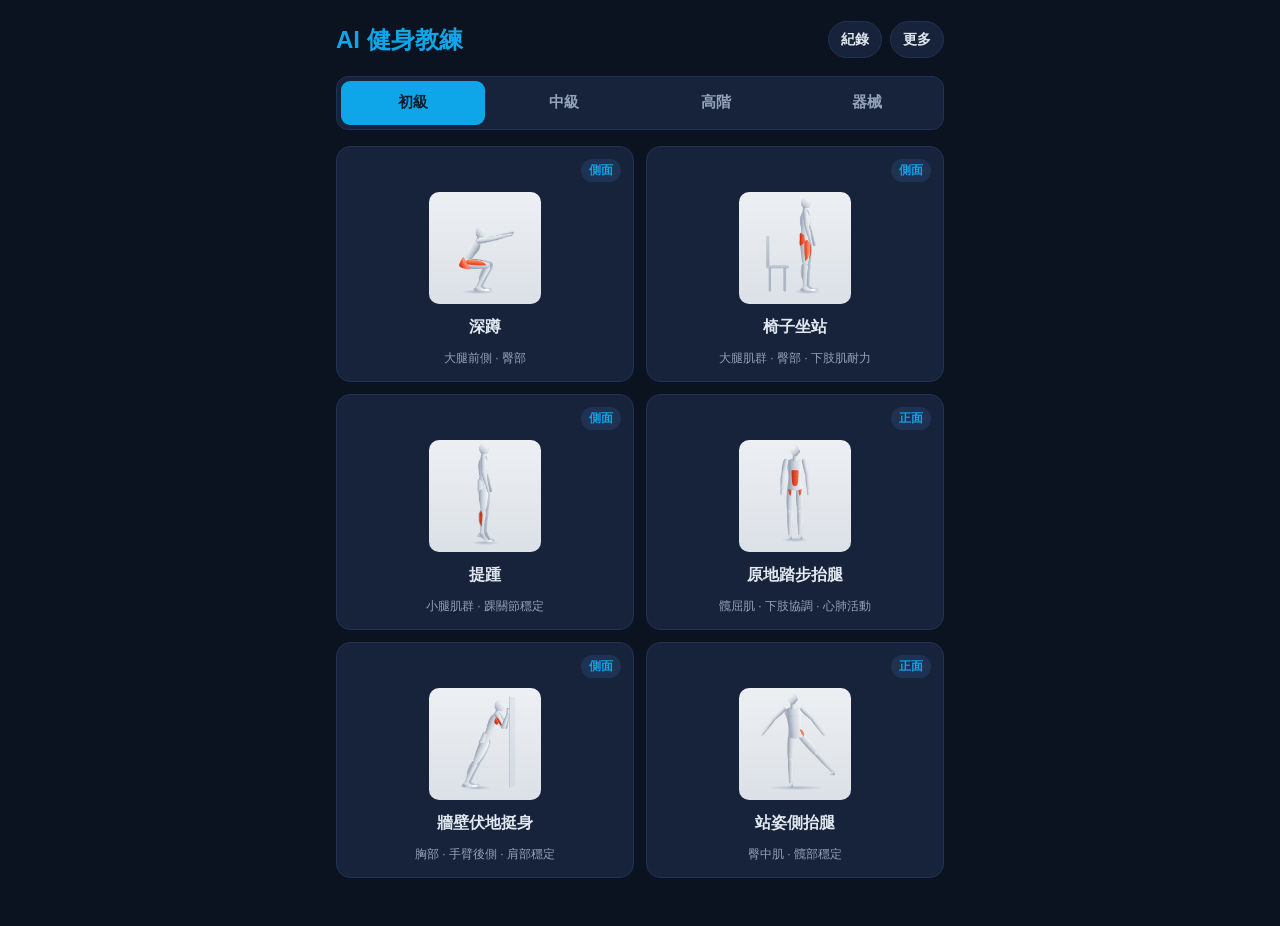
<file: index.html>
<!doctype html>
<html lang="zh-Hant">
<head>
<meta charset="utf-8">
<meta name="viewport" content="width=device-width, initial-scale=1, viewport-fit=cover">
<title>AI 健身教練</title>
<meta name="description" content="Local-first AI 健身教練 PWA">
<meta name="theme-color" content="#0ea5e9">
<link rel="manifest" href="./manifest.webmanifest">
<link rel="icon" type="image/png" sizes="32x32" href="./icons/favicon-32.png">
<link rel="apple-touch-icon" href="./icons/apple-touch-icon.png">
  <script type="module" crossorigin src="./assets/main-DEOrIgES.js"></script>
  <link rel="modulepreload" crossorigin href="./assets/sw-register-DEgpXgCw.js">
  <link rel="modulepreload" crossorigin href="./assets/catalog-Daa4BwYz.js">
  <link rel="stylesheet" crossorigin href="./assets/sw-register-Bt4cX4zb.css">
</head>
<body>
<main class="shell">
  <header class="home-header">
    <h1 class="home-title">AI 健身教練</h1>
    <nav class="home-nav" aria-label="頁面導覽">
      <a class="home-nav-link" href="./review.html">紀錄</a>
      <a class="home-nav-link" href="./more.html">更多</a>
    </nav>
  </header>

  <div class="tier-tabs" role="tablist" aria-label="動作等級">
    <button
      type="button"
      class="tier-tab is-active"
      role="tab"
      id="tab-beginner"
      aria-selected="true"
      aria-controls="panel-beginner"
      data-tier="beginner"
    >初級</button>
    <button
      type="button"
      class="tier-tab"
      role="tab"
      id="tab-intermediate"
      aria-selected="false"
      aria-controls="panel-intermediate"
      data-tier="intermediate"
    >中級</button>
    <button
      type="button"
      class="tier-tab"
      role="tab"
      id="tab-advanced"
      aria-selected="false"
      aria-controls="panel-advanced"
      data-tier="advanced"
    >高階</button>
    <button
      type="button"
      class="tier-tab"
      role="tab"
      id="tab-machine"
      aria-selected="false"
      aria-controls="panel-machine"
      data-tier="machine"
    >器械</button>
  </div>

  <div id="exercise-catalog"></div>
</main>
</body>
</html>
</file>
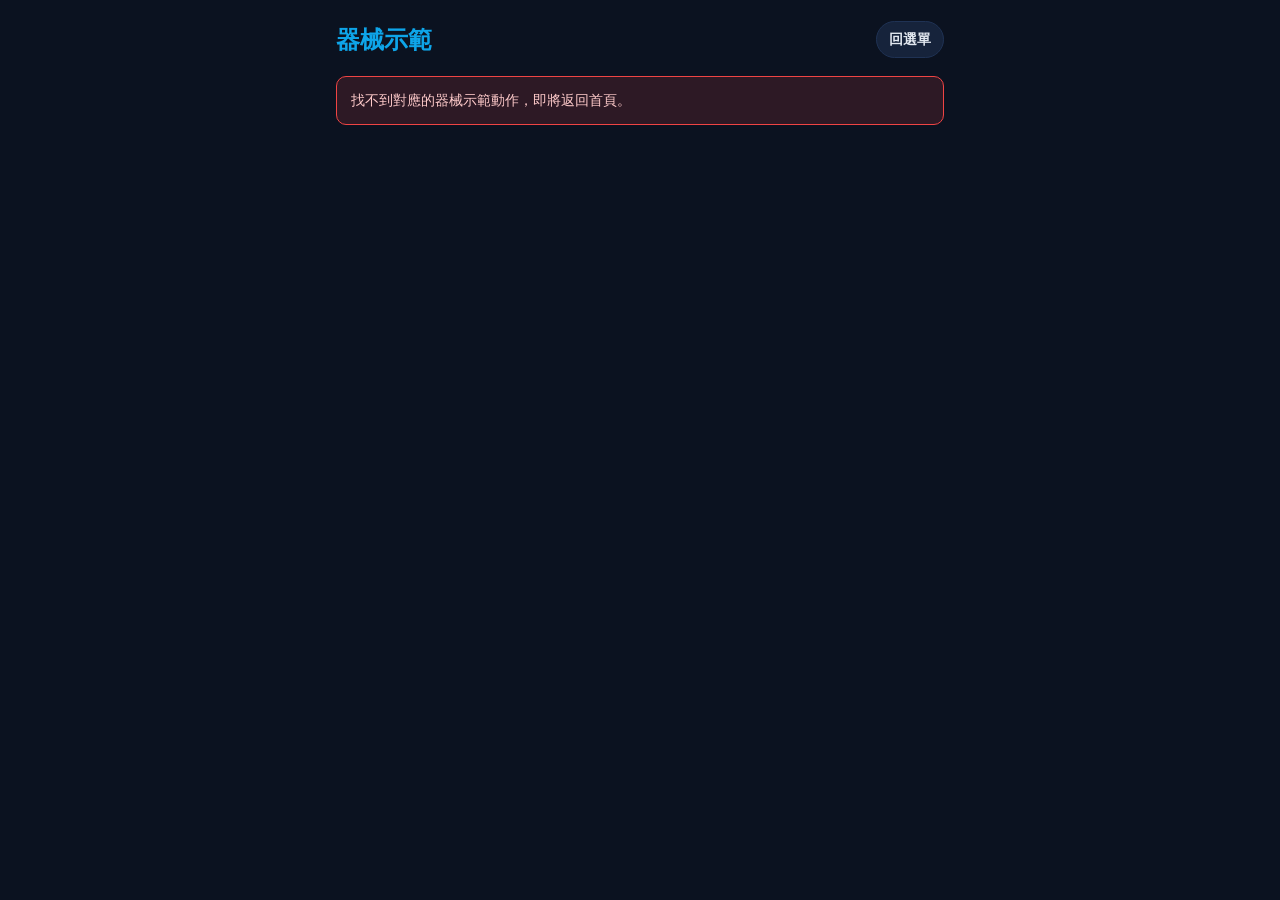
<file: demo.html>
<!doctype html>
<html lang="zh-Hant">
<head>
<meta charset="utf-8">
<meta name="viewport" content="width=device-width, initial-scale=1, viewport-fit=cover">
<title>器械示範 - AI 健身教練</title>
<meta name="theme-color" content="#0ea5e9">
<link rel="manifest" href="./manifest.webmanifest">
<link rel="icon" type="image/png" sizes="32x32" href="./icons/favicon-32.png">
<link rel="apple-touch-icon" href="./icons/apple-touch-icon.png">
  <script type="module" crossorigin src="./assets/demo-BJmj5FKI.js"></script>
  <link rel="modulepreload" crossorigin href="./assets/sw-register-DEgpXgCw.js">
  <link rel="modulepreload" crossorigin href="./assets/catalog-Daa4BwYz.js">
  <link rel="stylesheet" crossorigin href="./assets/sw-register-Bt4cX4zb.css">
</head>
<body>
<main class="shell">
  <header class="home-header">
    <h1 id="demo-name" class="home-title">器械示範</h1>
    <nav class="home-nav" aria-label="頁面導覽">
      <a id="demo-back-link" class="home-nav-link" href="./index.html">回選單</a>
    </nav>
  </header>

  <div id="demo-error" class="alert-banner fail hidden" role="alert"></div>

  <section id="demo-card" class="card">
    <div id="demo-fig" class="demo-figure"></div>
    <p id="demo-targets" class="demo-targets"></p>
    <h2>操作要點</h2>
    <ol id="demo-steps" class="demo-steps"></ol>
    <p id="demo-safety" class="preview-safety hidden" role="note"></p>
    <a class="btn-secondary" href="./index.html">回選單</a>
  </section>
</main>
</body>
</html>
</file>
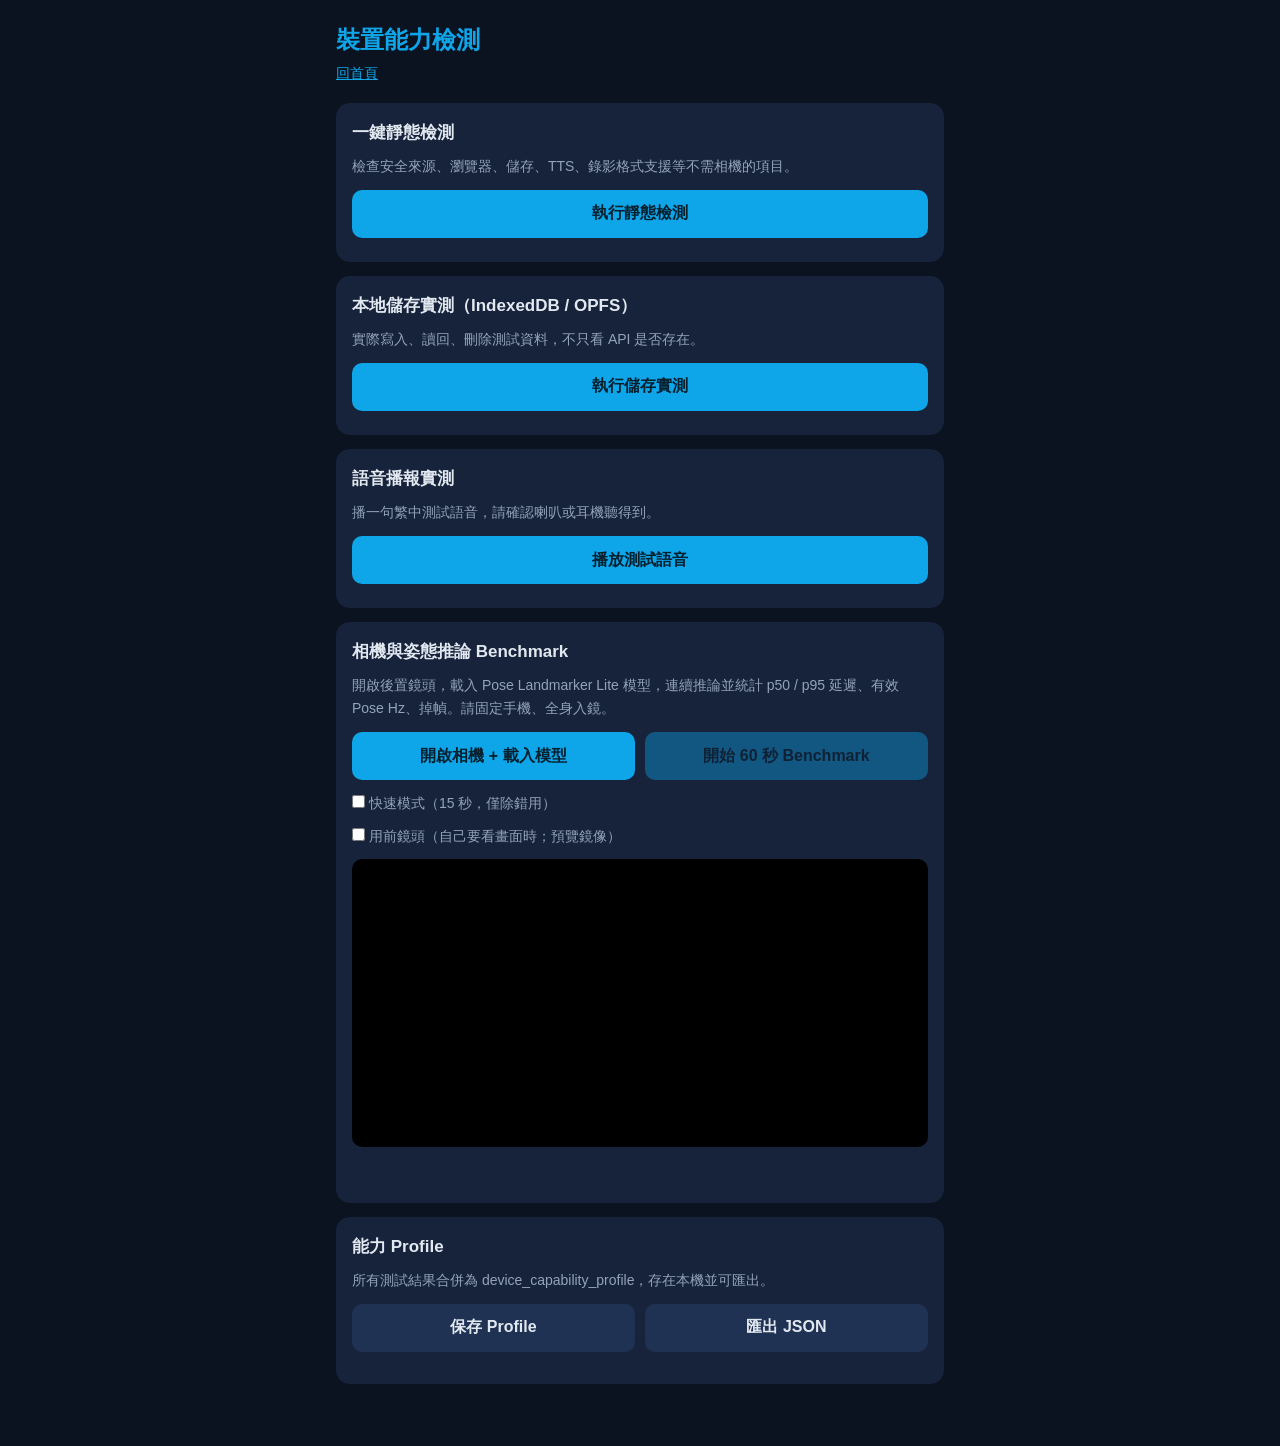
<file: device-check.html>
<!doctype html>
<html lang="zh-Hant">
<head>
<meta charset="utf-8">
<meta name="viewport" content="width=device-width, initial-scale=1, viewport-fit=cover">
<title>裝置能力檢測</title>
<meta name="theme-color" content="#0ea5e9">
<link rel="manifest" href="./manifest.webmanifest">
<link rel="icon" type="image/png" sizes="32x32" href="./icons/favicon-32.png">
<link rel="apple-touch-icon" href="./icons/apple-touch-icon.png">
  <script type="module" crossorigin src="./assets/deviceCheck-Bet9Yq2C.js"></script>
  <link rel="modulepreload" crossorigin href="./assets/sw-register-DEgpXgCw.js">
  <link rel="modulepreload" crossorigin href="./assets/db-wefy5cVT.js">
  <link rel="modulepreload" crossorigin href="./assets/pose-benchmark-CTFJzNfz.js">
  <link rel="stylesheet" crossorigin href="./assets/sw-register-Bt4cX4zb.css">
</head>
<body>
<main class="shell">
  <h1>裝置能力檢測</h1>
  <p class="sub"><a href="./index.html">回首頁</a></p>

  <section class="card">
    <h2>一鍵靜態檢測</h2>
    <p>檢查安全來源、瀏覽器、儲存、TTS、錄影格式支援等不需相機的項目。</p>
    <button id="btn-static" class="btn-primary">執行靜態檢測</button>
    <div id="static-results" class="result-table"></div>
  </section>

  <section class="card">
    <h2>本地儲存實測（IndexedDB / OPFS）</h2>
    <p>實際寫入、讀回、刪除測試資料，不只看 API 是否存在。</p>
    <button id="btn-storage" class="btn-primary">執行儲存實測</button>
    <div id="storage-results" class="result-table"></div>
  </section>

  <section class="card">
    <h2>語音播報實測</h2>
    <p>播一句繁中測試語音，請確認喇叭或耳機聽得到。</p>
    <button id="btn-tts" class="btn-primary">播放測試語音</button>
    <div id="tts-results" class="result-table"></div>
  </section>

  <section class="card">
    <h2>相機與姿態推論 Benchmark</h2>
    <p>開啟後置鏡頭，載入 Pose Landmarker Lite 模型，連續推論並統計 p50 / p95 延遲、有效 Pose Hz、掉幀。請固定手機、全身入鏡。</p>
    <div class="row2">
      <button id="btn-cam" class="btn-primary">開啟相機 + 載入模型</button>
      <button id="btn-bench" class="btn-primary" disabled>開始 60 秒 Benchmark</button>
    </div>
    <label class="opt"><input type="checkbox" id="quick-mode"> 快速模式（15 秒，僅除錯用）</label>
    <label class="opt"><input type="checkbox" id="front-cam"> 用前鏡頭（自己要看畫面時；預覽鏡像）</label>
    <div class="video-wrap">
      <video id="cam" playsinline muted></video>
      <canvas id="overlay"></canvas>
    </div>
    <div id="bench-live" class="bench-live"></div>
    <div id="cam-results" class="result-table"></div>
  </section>

  <section class="card">
    <h2>能力 Profile</h2>
    <p>所有測試結果合併為 device_capability_profile，存在本機並可匯出。</p>
    <div class="row2">
      <button id="btn-save" class="btn-secondary">保存 Profile</button>
      <button id="btn-export" class="btn-secondary">匯出 JSON</button>
    </div>
    <div id="profile-results" class="result-table"></div>
  </section>
</main>
</body>
</html>
</file>
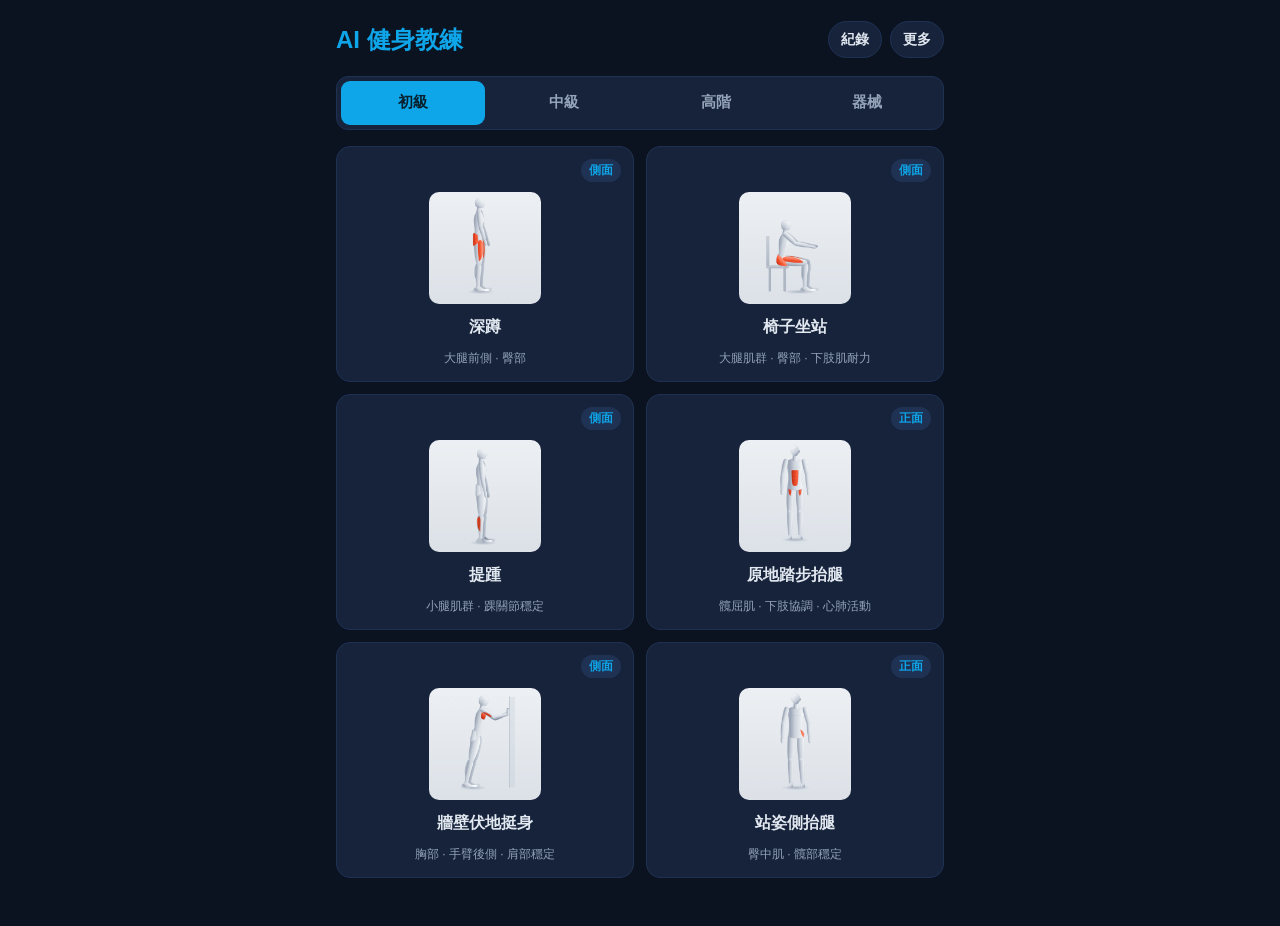
<file: exercises.html>
<!doctype html>
<html lang="zh-Hant">
<head>
<meta charset="utf-8">
<meta http-equiv="refresh" content="0; url=./index.html">
<meta name="viewport" content="width=device-width, initial-scale=1, viewport-fit=cover">
<title>重新導向中 - AI 健身教練</title>
<link rel="canonical" href="./assets/index-1jY5Kv0z.html">
<meta name="theme-color" content="#0b1220">
</head>
<body>
<main class="shell">
  <p>動作選單已移至首頁：<a href="./index.html">前往 AI 健身教練</a></p>
</main>
</body>
</html>
</file>
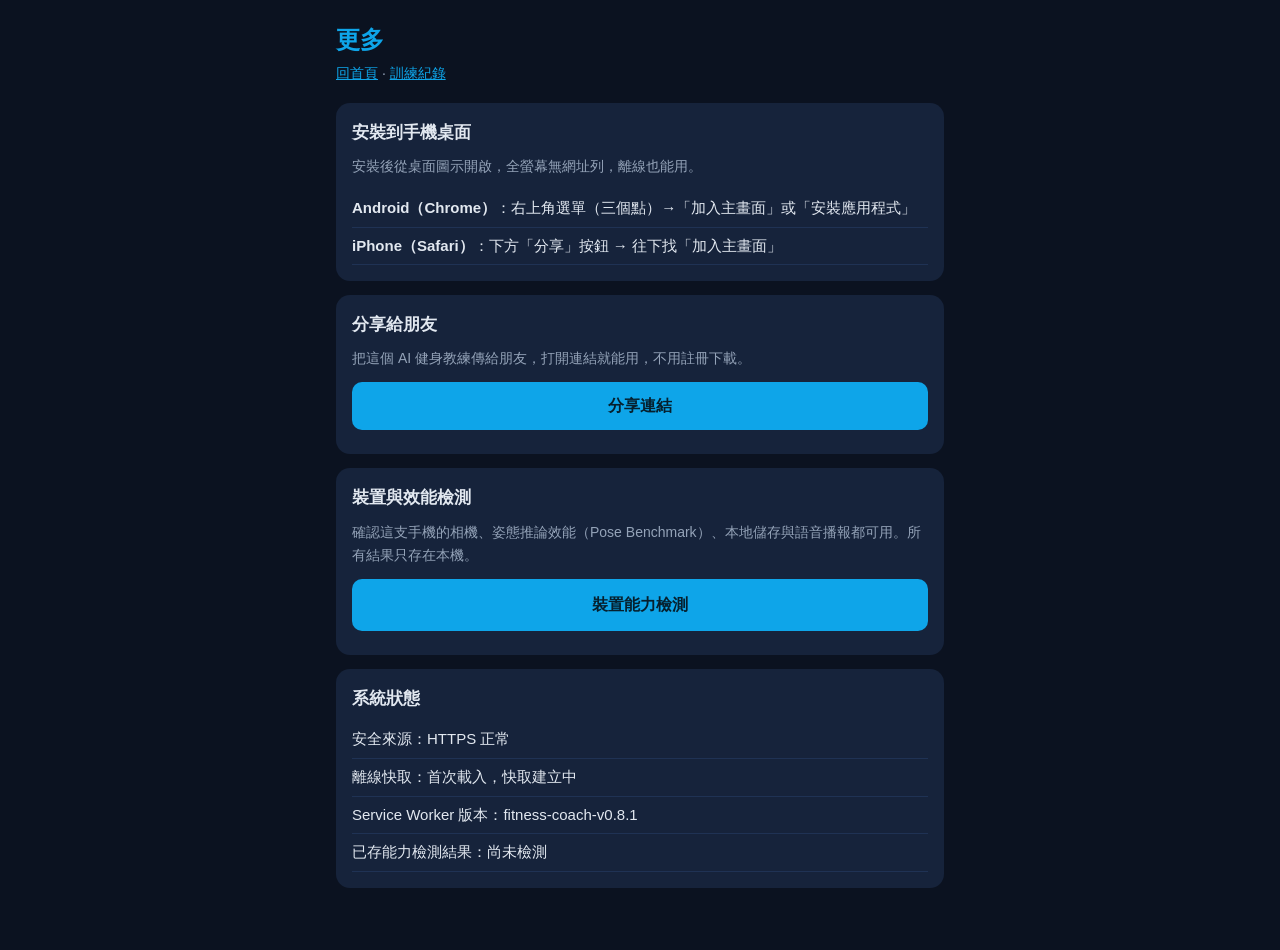
<file: more.html>
<!doctype html>
<html lang="zh-Hant">
<head>
<meta charset="utf-8">
<meta name="viewport" content="width=device-width, initial-scale=1, viewport-fit=cover">
<title>更多 - AI 健身教練</title>
<meta name="theme-color" content="#0ea5e9">
<link rel="manifest" href="./manifest.webmanifest">
<link rel="icon" type="image/png" sizes="32x32" href="./icons/favicon-32.png">
<link rel="apple-touch-icon" href="./icons/apple-touch-icon.png">
  <script type="module" crossorigin src="./assets/more-BeHGZTXq.js"></script>
  <link rel="modulepreload" crossorigin href="./assets/sw-register-DEgpXgCw.js">
  <link rel="modulepreload" crossorigin href="./assets/db-wefy5cVT.js">
  <link rel="stylesheet" crossorigin href="./assets/sw-register-Bt4cX4zb.css">
</head>
<body>
<main class="shell">
  <h1>更多</h1>
  <p class="sub"><a href="./index.html">回首頁</a> · <a href="./review.html">訓練紀錄</a></p>

  <section class="card">
    <h2>安裝到手機桌面</h2>
    <p>安裝後從桌面圖示開啟，全螢幕無網址列，離線也能用。</p>
    <ul class="status-list">
      <li><strong>Android（Chrome）</strong>：右上角選單（三個點）→「加入主畫面」或「安裝應用程式」</li>
      <li><strong>iPhone（Safari）</strong>：下方「分享」按鈕 → 往下找「加入主畫面」</li>
    </ul>
    <button id="btn-install" class="btn-primary hidden" type="button">直接安裝到桌面</button>
  </section>

  <section class="card">
    <h2>分享給朋友</h2>
    <p>把這個 AI 健身教練傳給朋友，打開連結就能用，不用註冊下載。</p>
    <button id="btn-share" class="btn-primary" type="button">分享連結</button>
    <p id="share-status" class="sub hidden"></p>
  </section>

  <section class="card">
    <h2>裝置與效能檢測</h2>
    <p>確認這支手機的相機、姿態推論效能（Pose Benchmark）、本地儲存與語音播報都可用。所有結果只存在本機。</p>
    <a class="btn-primary" href="./device-check.html">裝置能力檢測</a>
  </section>

  <section class="card">
    <h2>系統狀態</h2>
    <ul class="status-list">
      <li>安全來源：<span id="sec-ctx">檢查中</span></li>
      <li>離線快取：<span id="sw-state">檢查中</span></li>
      <li>Service Worker 版本：<span id="sw-version">讀取中</span></li>
      <li>已存能力檢測結果：<span id="profile-state">檢查中</span></li>
    </ul>
  </section>
</main>
</body>
</html>
</file>
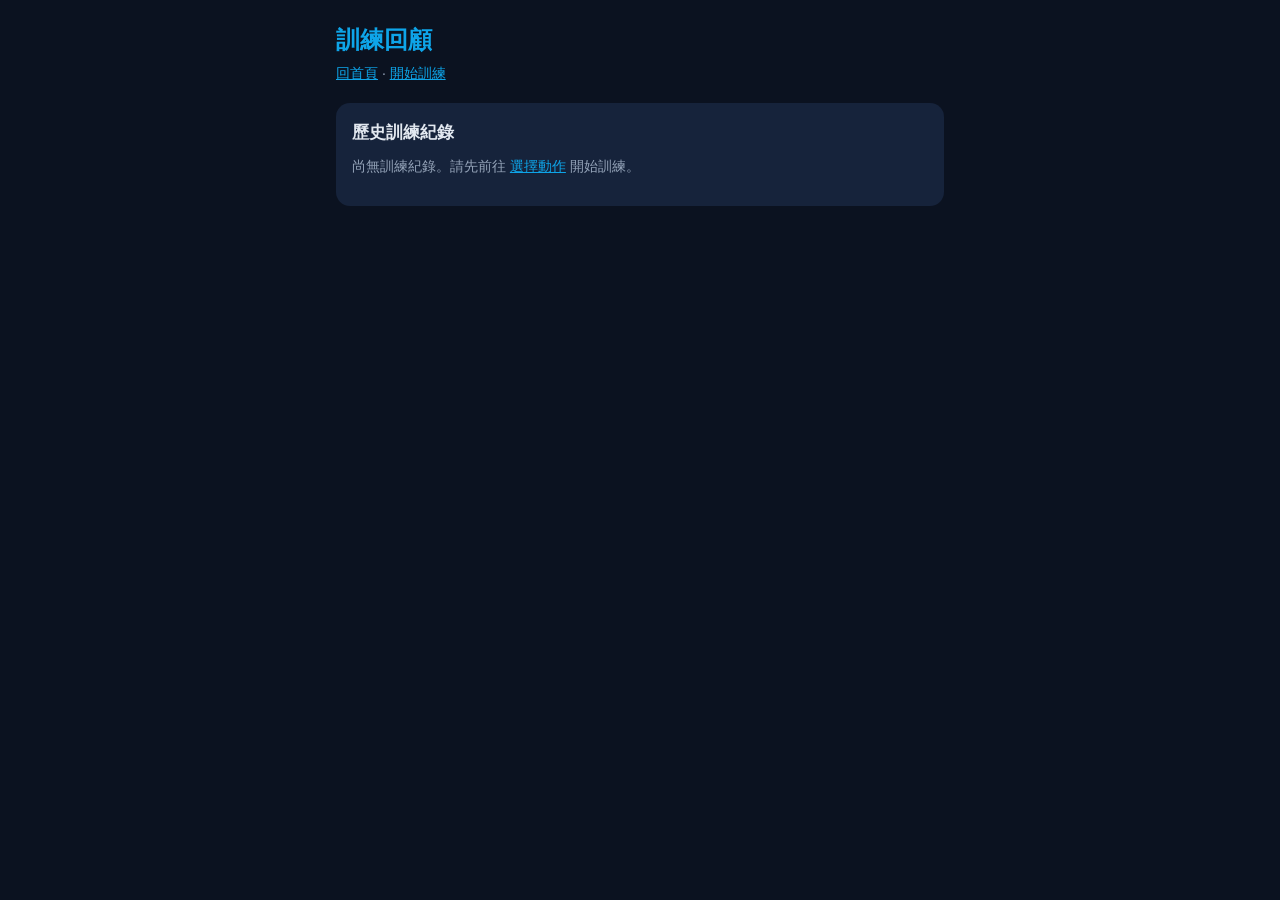
<file: review.html>
<!doctype html>
<html lang="zh-Hant">
<head>
<meta charset="utf-8">
<meta name="viewport" content="width=device-width, initial-scale=1, viewport-fit=cover">
<title>訓練回顧 - AI 健身教練</title>
<meta name="theme-color" content="#0ea5e9">
<link rel="manifest" href="./manifest.webmanifest">
<link rel="icon" type="image/png" sizes="32x32" href="./icons/favicon-32.png">
<link rel="apple-touch-icon" href="./icons/apple-touch-icon.png">
  <script type="module" crossorigin src="./assets/review-DAwfLLM0.js"></script>
  <link rel="modulepreload" crossorigin href="./assets/sw-register-DEgpXgCw.js">
  <link rel="modulepreload" crossorigin href="./assets/catalog-Daa4BwYz.js">
  <link rel="modulepreload" crossorigin href="./assets/db-wefy5cVT.js">
  <link rel="modulepreload" crossorigin href="./assets/storage-syORRQI_.js">
  <link rel="stylesheet" crossorigin href="./assets/sw-register-Bt4cX4zb.css">
</head>
<body>
<main class="shell">
  <h1>訓練回顧</h1>
  <p class="sub"><a href="./index.html">回首頁</a> · <a href="./train.html">開始訓練</a></p>

  <div id="review-status" class="alert-banner hidden"></div>

  <section class="card">
    <h2>歷史訓練紀錄</h2>
    <div id="session-list">載入中…</div>
  </section>

  <section id="detail-section" class="card hidden">
    <h2>訓練明細</h2>
    <div id="session-detail"></div>
  </section>
</main>
</body>
</html>
</file>
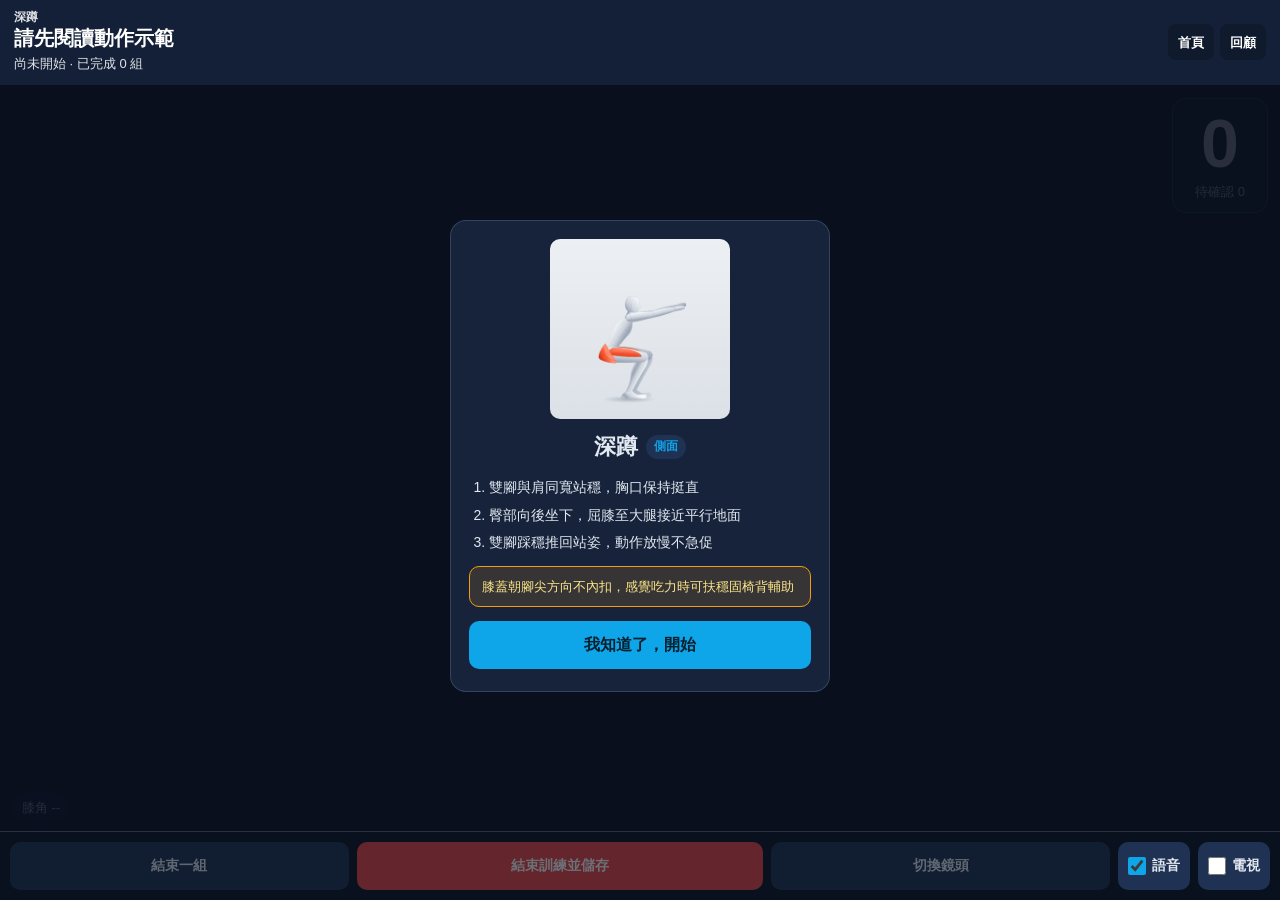
<file: train.html>
<!doctype html>
<html lang="zh-Hant">
<head>
<meta charset="utf-8">
<meta name="viewport" content="width=device-width, initial-scale=1, viewport-fit=cover">
<title>動作訓練 - AI 健身教練</title>
<meta name="theme-color" content="#0b1220">
<link rel="manifest" href="./manifest.webmanifest">
<link rel="icon" type="image/png" sizes="32x32" href="./icons/favicon-32.png">
<link rel="apple-touch-icon" href="./icons/apple-touch-icon.png">
  <script type="module" crossorigin src="./assets/train-BzCrG1uW.js"></script>
  <link rel="modulepreload" crossorigin href="./assets/sw-register-DEgpXgCw.js">
  <link rel="modulepreload" crossorigin href="./assets/db-wefy5cVT.js">
  <link rel="modulepreload" crossorigin href="./assets/catalog-Daa4BwYz.js">
  <link rel="modulepreload" crossorigin href="./assets/pose-benchmark-CTFJzNfz.js">
  <link rel="modulepreload" crossorigin href="./assets/storage-syORRQI_.js">
  <link rel="stylesheet" crossorigin href="./assets/sw-register-Bt4cX4zb.css">
</head>
<body class="train-page">
<main id="train-stage" class="train-stage">
  <div id="cam-wrap" class="stage-video-wrap">
    <video id="cam" playsinline muted></video>
    <canvas id="overlay"></canvas>
  </div>

  <header id="top-band" class="top-band tone-neutral" aria-live="polite">
    <div class="top-band-main">
      <div id="top-exercise-name" class="top-exercise-name">深蹲</div>
      <div id="top-status-text" class="top-status-text">請先閱讀動作示範</div>
      <div id="set-progress" class="top-set-progress">尚未開始 · 已完成 0 組</div>
    </div>
    <nav class="top-nav" aria-label="頁面導覽">
      <a class="top-nav-link" href="./index.html">首頁</a>
      <a class="top-nav-link" href="./review.html">回顧</a>
    </nav>
  </header>

  <div class="stage-alerts">
    <div id="interrupt-banner" class="alert-banner fail hidden" role="alert">
      <div id="interrupt-msg">已中斷：偵測到頁面切換至背景或相機串流結束，已停止取樣並將進度寫入本地儲存。</div>
      <div class="alert-actions">
        <button id="btn-restart" class="btn-secondary" type="button">重新開始</button>
      </div>
    </div>
    <div id="opfs-banner" class="alert-banner warn hidden">
      無 Pose 證據：此環境不支援或無法寫入 OPFS，本次將僅保存 Session 摘要與計數結果。
    </div>
    <div id="status-banner" class="alert-banner hidden"></div>
  </div>

  <aside class="hud-rep-box" aria-label="完成次數">
    <div id="rep-complete" class="hud-rep-num">0</div>
    <div class="hud-rep-sub">待確認 <span id="rep-uncertain">0</span></div>
  </aside>

  <div id="knee-angle-live" class="hud-knee">膝角 --</div>

  <section id="preview-overlay" class="preview-overlay" aria-label="動作示範預覽">
    <div class="preview-card">
      <div id="preview-figure" class="preview-figure" aria-hidden="true"></div>
      <div class="preview-header">
        <h1 id="preview-name" class="preview-name">深蹲</h1>
        <span id="preview-view-tag" class="exercise-view-tag">側面</span>
      </div>
      <ol id="preview-steps" class="preview-steps"></ol>
      <div id="preview-safety" class="preview-safety" role="note"></div>
      <button id="btn-preview-start" class="btn-primary" type="button">我知道了，開始</button>
    </div>
  </section>

  <section id="guide-overlay" class="guide-overlay is-hidden" aria-label="入位引導">
    <div class="guide-card">
      <div id="guide-figure" class="guide-figure" aria-hidden="true"></div>

      <h1 id="guide-title" class="guide-title">側面站位準備</h1>
      <p id="guide-hint" class="guide-hint">請側面對鏡頭，讓頭頂到雙腳完整入鏡</p>

      <ul class="guide-checklist">
        <li id="chk-in-frame" class="guide-check-item">
          <span class="chk-icon" aria-hidden="true">
            <svg viewBox="0 0 16 16" width="14" height="14"><path d="M3 8.5 L6.5 12 L13 4.5" fill="none" stroke="currentColor" stroke-width="2.2" stroke-linecap="round" stroke-linejoin="round" /></svg>
          </span>
          <span id="chk-frame-label" class="chk-label">全身入鏡</span>
        </li>
        <li id="chk-facing-side" class="guide-check-item">
          <span class="chk-icon" aria-hidden="true">
            <svg viewBox="0 0 16 16" width="14" height="14"><path d="M3 8.5 L6.5 12 L13 4.5" fill="none" stroke="currentColor" stroke-width="2.2" stroke-linecap="round" stroke-linejoin="round" /></svg>
          </span>
          <span id="chk-facing-label" class="chk-label">側面站位</span>
        </li>
        <li id="chk-hold-stable" class="guide-check-item">
          <span class="chk-icon" aria-hidden="true">
            <svg viewBox="0 0 16 16" width="14" height="14"><path d="M3 8.5 L6.5 12 L13 4.5" fill="none" stroke="currentColor" stroke-width="2.2" stroke-linecap="round" stroke-linejoin="round" /></svg>
          </span>
          <span id="chk-hold-label" class="chk-label">保持穩定</span>
        </li>
      </ul>

      <button id="btn-init-cam" class="btn-primary hidden" type="button">開啟相機與模型</button>
      <button id="btn-skip-guide" class="guide-skip-link" type="button" disabled>跳過引導直接開始</button>
    </div>
  </section>

  <div id="tv-rotate-hint" class="tv-rotate-hint">電視模式請把手機橫放</div>

  <footer class="bottom-bar" aria-label="訓練控制列">
    <button id="btn-end-set" class="bar-btn" type="button" disabled>結束一組</button>
    <button id="btn-end-session" class="bar-btn bar-btn-danger" type="button" disabled>結束訓練並儲存</button>
    <button id="btn-switch-cam" class="bar-btn" type="button" disabled>切換鏡頭</button>
    <label class="bar-toggle">
      <input type="checkbox" id="tts-toggle" checked>
      <span>語音</span>
    </label>
    <label class="bar-toggle">
      <input type="checkbox" id="tv-toggle">
      <span>電視</span>
    </label>
  </footer>
</main>
</body>
</html>
</file>
<file: assets/sw-register-Bt4cX4zb.css>
:root{--bg: #0b1220;--surface: #16233b;--surface-2: #1f3254;--text: #e2e8f0;--text-dim: #94a3b8;--accent: #0ea5e9;--ok: #10b981;--warn: #f59e0b;--fail: #ef4444;--radius: 14px}*{box-sizing:border-box;margin:0;padding:0}body{font-family:-apple-system,PingFang TC,Noto Sans TC,Microsoft JhengHei,sans-serif;background:var(--bg);color:var(--text);font-size:17px;line-height:1.65}.shell{max-width:640px;margin:0 auto;padding:20px 16px 48px}h1{font-size:24px;color:var(--accent);margin-bottom:2px}h2{font-size:17px;margin-bottom:8px}.sub{color:var(--text-dim);font-size:14px;margin-bottom:18px}.sub a{color:var(--accent)}.card{background:var(--surface);border-radius:var(--radius);padding:16px;margin-bottom:14px}.card p{color:var(--text-dim);font-size:14px;margin-bottom:12px}.card.muted{opacity:.75}.btn-primary,.btn-secondary{display:block;width:100%;text-align:center;text-decoration:none;padding:13px;font-size:16px;font-weight:600;border:none;border-radius:10px;cursor:pointer;min-height:48px;margin-bottom:8px}.btn-primary{background:var(--accent);color:#06202e}.btn-primary:disabled{opacity:.4}.btn-secondary{background:var(--surface-2);color:var(--text)}.row2{display:grid;grid-template-columns:1fr 1fr;gap:10px}.opt{display:block;color:var(--text-dim);font-size:14px;margin:4px 0 10px}.status-list{list-style:none}.status-list li{padding:6px 0;border-bottom:1px solid var(--surface-2);font-size:15px}.result-table{margin-top:8px}.result-row{display:flex;justify-content:space-between;gap:12px;padding:8px 0;border-bottom:1px solid var(--surface-2);font-size:14px}.result-row .k{color:var(--text-dim);flex-shrink:0}.result-row .v{text-align:right;word-break:break-all}.v.ok{color:var(--ok)}.v.warn{color:var(--warn)}.v.fail{color:var(--fail)}.video-wrap{position:relative;margin-top:10px;border-radius:10px;overflow:hidden;background:#000}.video-wrap video{display:block;width:100%}.video-wrap canvas{position:absolute;top:0;right:0;bottom:0;left:0;width:100%;height:100%}.video-wrap.mirrored video,.video-wrap.mirrored canvas{transform:scaleX(-1)}.bench-live{font-variant-numeric:tabular-nums;color:var(--accent);font-size:15px;margin-top:8px;min-height:24px}.btn-danger{display:block;width:100%;text-align:center;text-decoration:none;padding:13px;font-size:16px;font-weight:600;border:none;border-radius:10px;cursor:pointer;min-height:48px;margin-bottom:8px;background:var(--fail);color:#fff}.btn-danger:disabled,.btn-secondary:disabled{opacity:.4;cursor:not-allowed}.toggle-row{display:flex;align-items:center;gap:10px;min-height:48px;padding:6px 0;color:var(--text-dim);font-size:15px;cursor:pointer}.toggle-row input[type=checkbox]{width:20px;height:20px;accent-color:var(--accent)}.train-hud{display:grid;grid-template-columns:1fr 1fr;gap:12px;align-items:center;margin-bottom:12px}.rep-count-box{background:var(--surface-2);border-radius:12px;padding:14px 10px;text-align:center}.rep-count-big{font-size:80px;line-height:1;font-weight:800;color:var(--accent);font-variant-numeric:tabular-nums}.rep-count-label{font-size:13px;color:var(--text-dim);margin-top:6px}.hud-stats{display:flex;flex-direction:column;gap:8px}.hud-stat-row{display:flex;justify-content:space-between;align-items:center;background:var(--surface-2);border-radius:10px;padding:8px 12px;font-size:14px}.hud-stat-row .k{color:var(--text-dim)}.hud-stat-row .v{font-weight:600;font-variant-numeric:tabular-nums}.phase-badge{display:inline-block;padding:3px 10px;border-radius:999px;font-size:13px;font-weight:700;background:var(--surface);color:var(--text)}.phase-badge.not-ready{color:var(--warn)}.phase-badge.standing{color:var(--ok)}.phase-badge.active{color:var(--accent)}.alert-banner{padding:12px 14px;border-radius:10px;font-size:14px;margin-bottom:12px;border:1px solid var(--surface-2);background:var(--surface-2)}.alert-banner.fail{border-color:var(--fail);color:#fecaca;background:#ef444426}.alert-banner.warn{border-color:var(--warn);color:#fde68a;background:#f59e0b26}.alert-banner.ok{border-color:var(--ok);color:#a7f3d0;background:#10b98126}.hidden{display:none}.session-card-btn{display:block;width:100%;text-align:left;min-height:48px;background:var(--surface);color:var(--text);border:1px solid var(--surface-2);border-radius:var(--radius);padding:14px 16px;margin-bottom:10px;cursor:pointer}.session-card-btn.selected{border-color:var(--accent)}.session-head{display:flex;justify-content:space-between;gap:8px;align-items:center;margin-bottom:6px}.session-date{font-weight:700;font-size:15px}.session-meta{font-size:13px;color:var(--text-dim)}.badge{display:inline-block;padding:2px 8px;border-radius:999px;font-size:12px;font-weight:600;background:var(--surface-2);color:var(--text-dim)}.badge.ok{color:var(--ok)}.badge.warn{color:var(--warn)}.badge.fail{color:var(--fail)}.table-wrap{overflow-x:auto;margin-top:8px}.rep-table{width:100%;border-collapse:collapse;font-size:13px;font-variant-numeric:tabular-nums}.rep-table th,.rep-table td{padding:8px 6px;border-bottom:1px solid var(--surface-2);text-align:left;white-space:nowrap}.rep-table th{color:var(--text-dim);font-weight:600}.confirm-box{margin-top:10px;padding:12px;border-radius:10px;border:1px solid var(--fail);background:#ef44441f}.confirm-box p{color:#fecaca;margin-bottom:10px}body.train-page{overflow:hidden;background:#000}.train-stage{position:fixed;top:0;right:0;bottom:0;left:0;width:100%;height:100%;background:#000;overflow:hidden}.stage-video-wrap{position:fixed;top:0;right:0;bottom:0;left:0;width:100%;height:100%;background:#000}.stage-video-wrap video{position:absolute;top:0;right:0;bottom:0;left:0;width:100%;height:100%;object-fit:cover}.stage-video-wrap canvas{position:absolute;top:0;right:0;bottom:0;left:0;width:100%;height:100%;pointer-events:none}.stage-video-wrap.mirrored video,.stage-video-wrap.mirrored canvas{transform:scaleX(-1)}.top-band{position:fixed;top:0;left:0;right:0;z-index:30;display:flex;justify-content:space-between;align-items:center;gap:10px;padding:calc(10px + env(safe-area-inset-top)) 14px 10px;color:#fff;transition:background-color .2s ease}.top-band.tone-neutral{background:#16233be6}.top-band.tone-red{background:#dc2626eb}.top-band.tone-yellow{background:#d97706eb}.top-band.tone-green{background:#059669eb}.top-band-main{min-width:0;flex:1}.top-exercise-name{font-size:12px;font-weight:700;letter-spacing:.04em;color:#ffffffdb;line-height:1.2;margin-bottom:2px}.top-status-text{font-size:20px;font-weight:700;line-height:1.25;color:#fff}.top-set-progress{font-size:13px;color:#ffffffe0;margin-top:2px;font-variant-numeric:tabular-nums}.top-nav{display:flex;gap:6px;flex-shrink:0}.top-nav-link{display:inline-flex;align-items:center;justify-content:center;min-height:36px;padding:6px 10px;border-radius:8px;background:#0b122073;color:#fff;text-decoration:none;font-size:13px;font-weight:600}.stage-alerts{position:fixed;top:calc(96px + env(safe-area-inset-top));left:12px;right:12px;z-index:26;pointer-events:none}.stage-alerts .alert-banner{pointer-events:auto;backdrop-filter:blur(8px);-webkit-backdrop-filter:blur(8px)}.alert-actions{margin-top:10px}.hud-rep-box{position:fixed;top:calc(98px + env(safe-area-inset-top));right:12px;z-index:20;min-width:96px;padding:10px 14px;border-radius:14px;background:#0b1220b8;backdrop-filter:blur(8px);-webkit-backdrop-filter:blur(8px);border:1px solid rgba(148,163,184,.25);text-align:center;pointer-events:none}.hud-rep-num{font-size:68px;line-height:1;font-weight:800;color:#f8fafc;font-variant-numeric:tabular-nums}.hud-rep-sub{font-size:13px;color:#cbd5e1;margin-top:4px;font-variant-numeric:tabular-nums}.hud-knee{position:fixed;left:12px;bottom:calc(78px + env(safe-area-inset-bottom));z-index:20;padding:4px 10px;border-radius:999px;background:#0b1220ad;color:#cbd5e1;font-size:13px;font-variant-numeric:tabular-nums;pointer-events:none}.guide-overlay{position:fixed;top:0;right:0;bottom:0;left:0;z-index:22;display:flex;align-items:center;justify-content:center;padding:84px 16px;background:#0b12209e;transition:opacity .25s ease}.guide-overlay.is-hidden{opacity:0;visibility:hidden;pointer-events:none}.guide-card{width:100%;max-width:340px;padding:18px 18px 14px;border-radius:16px;background:#0f172ad6;backdrop-filter:blur(10px);-webkit-backdrop-filter:blur(10px);border:1px solid rgba(148,163,184,.25);text-align:center}.guide-silhouette{display:block;margin:0 auto 8px;color:var(--accent)}.guide-title{font-size:19px;color:#f8fafc;margin-bottom:4px}.guide-hint{font-size:14px;color:#cbd5e1;margin-bottom:12px;min-height:22px}.guide-checklist{list-style:none;text-align:left;margin-bottom:12px}.guide-check-item{display:flex;align-items:center;gap:10px;padding:7px 10px;border-radius:10px;background:#1e293bb3;margin-bottom:6px;font-size:15px;color:#cbd5e1}.chk-icon{display:inline-flex;align-items:center;justify-content:center;width:22px;height:22px;border-radius:999px;border:1.5px solid #64748b;color:transparent;flex-shrink:0}.guide-check-item.passed{color:#ecfdf5;background:#10b9812e}.guide-check-item.passed .chk-icon{border-color:var(--ok);background:var(--ok);color:#06202e}.guide-skip-link{display:inline-block;margin-top:4px;padding:8px 12px;min-height:36px;border:none;background:transparent;color:#94a3b8;font-size:13px;text-decoration:underline;cursor:pointer}.guide-skip-link:disabled{opacity:.4;cursor:not-allowed}.bottom-bar{position:fixed;bottom:0;left:0;right:0;z-index:30;display:grid;grid-template-columns:1fr 1.2fr 1fr auto auto;gap:8px;align-items:stretch;padding:10px 10px calc(10px + env(safe-area-inset-bottom));background:#0b1220d6;backdrop-filter:blur(8px);-webkit-backdrop-filter:blur(8px);border-top:1px solid rgba(148,163,184,.22)}.bar-btn{min-height:48px;padding:8px 6px;border:none;border-radius:10px;background:var(--surface-2);color:var(--text);font-size:14px;font-weight:600;cursor:pointer}.bar-btn-danger{background:var(--fail);color:#fff}.bar-btn:disabled{opacity:.4;cursor:not-allowed}.bar-toggle{display:inline-flex;align-items:center;justify-content:center;gap:6px;min-height:48px;padding:0 10px;border-radius:10px;background:var(--surface-2);color:var(--text);font-size:14px;font-weight:600;cursor:pointer}.bar-toggle input[type=checkbox]{width:18px;height:18px;accent-color:var(--accent)}.home-header{display:flex;align-items:center;justify-content:space-between;gap:12px;margin-bottom:16px}.home-title{margin:0;font-size:24px;color:var(--accent)}.home-nav{display:flex;align-items:center;gap:8px;flex-shrink:0}.home-nav-link{display:inline-flex;align-items:center;justify-content:center;min-height:36px;padding:6px 12px;border-radius:999px;background:var(--surface);border:1px solid var(--surface-2);color:var(--text);text-decoration:none;font-size:14px;font-weight:600}.home-nav-link:hover,.home-nav-link:focus-visible{border-color:var(--accent);outline:none}.tier-tabs{display:grid;grid-template-columns:repeat(4,minmax(0,1fr));gap:8px;margin-bottom:16px;padding:4px;border-radius:12px;background:var(--surface);border:1px solid var(--surface-2)}.tier-tab{min-height:44px;border:none;border-radius:9px;background:transparent;color:var(--text-dim);font-size:15px;font-weight:600;cursor:pointer;transition:background-color .15s ease,color .15s ease}.tier-tab.is-active{background:var(--accent);color:#06202e}.tier-tab:focus-visible{outline:2px solid var(--accent);outline-offset:2px}.tier-panel[hidden]{display:none}.tier-section{margin-bottom:20px}.tier-heading{font-size:16px;font-weight:700;color:var(--text-dim);margin-bottom:10px}.exercise-grid{display:grid;grid-template-columns:repeat(2,minmax(0,1fr));gap:12px}.exercise-card{display:flex;flex-direction:column;gap:8px;min-height:48px;padding:12px;border-radius:var(--radius);background:var(--surface);border:1px solid var(--surface-2);color:var(--text);text-decoration:none;transition:border-color .15s ease,transform .12s ease}.exercise-card:hover,.exercise-card:focus-visible{border-color:var(--accent);outline:none}.exercise-card.is-locked{opacity:.45;cursor:default;pointer-events:none;min-height:88px;justify-content:center;align-items:center;text-align:center}.exercise-card.is-locked-wide{grid-column:1 / -1}.exercise-card-top{display:flex;justify-content:flex-end}.exercise-view-tag{display:inline-block;padding:2px 8px;border-radius:999px;font-size:12px;font-weight:600;background:var(--surface-2);color:var(--accent)}.exercise-figure{display:flex;justify-content:center;align-items:center;padding:2px 0}.exercise-figure svg{width:76px;height:114px;margin:0}.exercise-figure img{display:block;width:112px;height:112px;object-fit:contain;border-radius:10px}.exercise-name{font-size:16px;font-weight:700;color:var(--text);text-align:center}.exercise-targets{font-size:12px;color:var(--text-dim);text-align:center;white-space:nowrap;overflow:hidden;text-overflow:ellipsis}.exercise-chips{display:flex;flex-wrap:wrap;justify-content:center;gap:5px}.exercise-chip{padding:2px 7px;border-radius:999px;background:var(--surface-2);color:var(--text-dim);font-size:12px;line-height:1.4}.exercise-lock-wrap{display:flex;flex-direction:column;align-items:center;gap:6px;color:var(--text-dim)}.exercise-lock-text{font-size:14px;font-weight:600}.exercise-lock-sub{font-size:12px;color:var(--text-dim)}.preview-overlay{position:fixed;top:0;right:0;bottom:0;left:0;z-index:24;display:flex;align-items:center;justify-content:center;padding:96px 16px 84px;background:#0b1220e0;overflow-y:auto;transition:opacity .2s ease}.preview-overlay.is-hidden{opacity:0;visibility:hidden;pointer-events:none}.preview-card{width:100%;max-width:380px;max-height:100%;overflow-y:auto;padding:18px 18px 14px;border-radius:16px;background:var(--surface);border:1px solid rgba(148,163,184,.25)}.preview-figure{display:flex;justify-content:center;margin-bottom:10px}.preview-figure svg{width:128px;height:192px;margin:0}.preview-figure img{display:block;width:180px;height:180px;object-fit:contain;border-radius:10px}.preview-header{display:flex;align-items:center;justify-content:center;gap:8px;margin-bottom:12px}.preview-name{font-size:22px;color:var(--text);margin:0}.preview-steps{margin:0 0 12px 20px;color:var(--text);font-size:14px;line-height:1.55}.preview-steps li{margin-bottom:6px}.preview-safety{padding:10px 12px;border-radius:10px;border:1px solid var(--warn);background:#f59e0b24;color:#fde68a;font-size:13px;line-height:1.5;margin-bottom:14px}.guide-figure{display:flex;justify-content:center;margin-bottom:8px}.guide-figure .guide-silhouette{margin:0}.guide-figure img{display:block;width:128px;height:128px;object-fit:contain;border-radius:10px}.demo-figure{display:flex;justify-content:center;margin:12px 0 16px}.demo-figure img{display:block;width:100%;max-width:420px;height:auto;aspect-ratio:1 / 1;object-fit:contain;border-radius:12px}.demo-targets{font-size:14px;color:var(--accent);margin-bottom:14px;font-weight:600}.demo-steps{margin:0 0 16px 20px;color:var(--text);font-size:15px;line-height:1.65}.demo-steps li{margin-bottom:8px}.tv-rotate-hint{display:none}@media(orientation:portrait){body.train-page.tv-mode .tv-rotate-hint{display:flex;align-items:center;justify-content:center;position:fixed;left:16px;right:16px;bottom:calc(82px + env(safe-area-inset-bottom));z-index:32;padding:12px 16px;border-radius:12px;background:#0ea5e9f0;color:#06202e;font-size:20px;font-weight:700;text-align:center;pointer-events:none}}@media(orientation:landscape){body.train-page.tv-mode .train-stage{background:#0b1220}body.train-page.tv-mode .stage-video-wrap{left:42%;right:0;width:58%;height:100%}body.train-page.tv-mode .top-band{left:0;right:auto;width:42%;padding:calc(8px + env(safe-area-inset-top)) 12px 8px;gap:6px}body.train-page.tv-mode .top-exercise-name{font-size:4vh}body.train-page.tv-mode .top-status-text{font-size:7vh;line-height:1.15}body.train-page.tv-mode .top-set-progress{font-size:4vh}body.train-page.tv-mode .top-nav-link{min-height:32px;padding:4px 8px;font-size:12px}body.train-page.tv-mode .hud-rep-box{left:0;right:auto;width:42%;min-width:0;top:55%;transform:translateY(-50%);padding:0 12px;border:none;border-radius:0;background:transparent;backdrop-filter:none;-webkit-backdrop-filter:none}body.train-page.tv-mode .hud-rep-num{font-size:min(46vh,30vw);line-height:.95}body.train-page.tv-mode .hud-rep-sub{font-size:4vh;margin-top:2px}body.train-page.tv-mode .bottom-bar{left:0;right:auto;width:42%;padding:6px 8px calc(6px + env(safe-area-inset-bottom));gap:5px}body.train-page.tv-mode .bottom-bar .bar-btn{min-height:40px;min-width:0;padding:4px;font-size:12px}body.train-page.tv-mode .bottom-bar .bar-toggle{min-height:40px;padding:0 7px;gap:4px;font-size:12px}body.train-page.tv-mode .bottom-bar .bar-toggle input[type=checkbox]{width:16px;height:16px}body.train-page.tv-mode .hud-knee{display:none}body.train-page.tv-mode .stage-alerts{left:44%;right:12px;top:12px;max-height:92vh;overflow-y:auto}body.train-page.tv-mode .preview-overlay,body.train-page.tv-mode .guide-overlay{left:42%;right:0;padding:12px}body.train-page.tv-mode .preview-card,body.train-page.tv-mode .guide-card{max-width:440px;max-height:92vh;overflow-y:auto;padding:14px 16px 12px}body.train-page.tv-mode .preview-figure{margin-bottom:6px}body.train-page.tv-mode .preview-figure img{width:92px;height:92px}body.train-page.tv-mode .preview-figure svg{width:72px;height:108px}body.train-page.tv-mode .preview-header{margin-bottom:6px}body.train-page.tv-mode .preview-name{font-size:18px}body.train-page.tv-mode .preview-steps{margin:0 0 8px 18px;font-size:13px;line-height:1.45}body.train-page.tv-mode .preview-steps li{margin-bottom:3px}body.train-page.tv-mode .preview-safety{padding:7px 10px;font-size:12px;margin-bottom:10px}body.train-page.tv-mode .preview-card .btn-primary,body.train-page.tv-mode .guide-card .btn-primary{min-height:42px;padding:9px;margin-bottom:0;font-size:15px}body.train-page.tv-mode .guide-figure{margin-bottom:4px}body.train-page.tv-mode .guide-figure img{width:72px;height:72px}body.train-page.tv-mode .guide-title{font-size:17px;margin-bottom:2px}body.train-page.tv-mode .guide-hint{font-size:13px;margin-bottom:8px;min-height:18px}body.train-page.tv-mode .guide-checklist{margin-bottom:8px}body.train-page.tv-mode .guide-check-item{padding:5px 8px;margin-bottom:4px;font-size:13px}}
</file>
